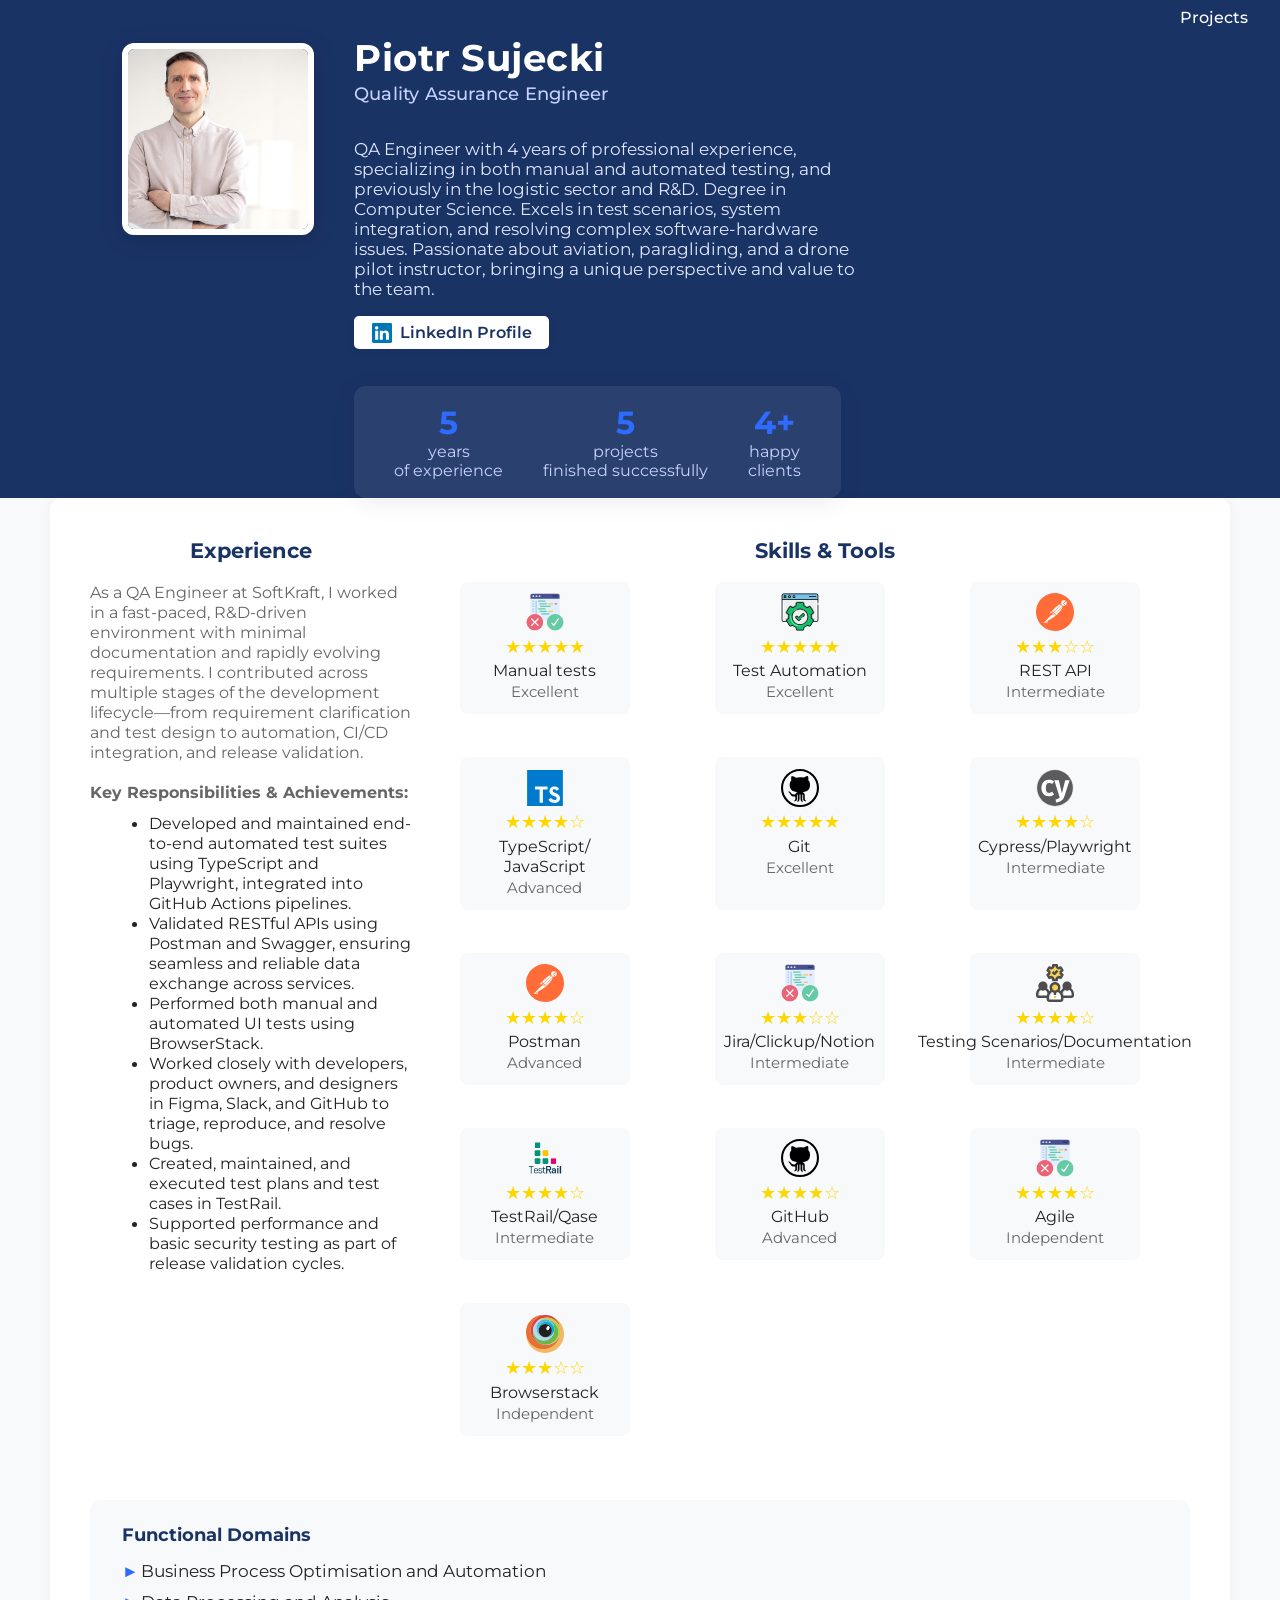
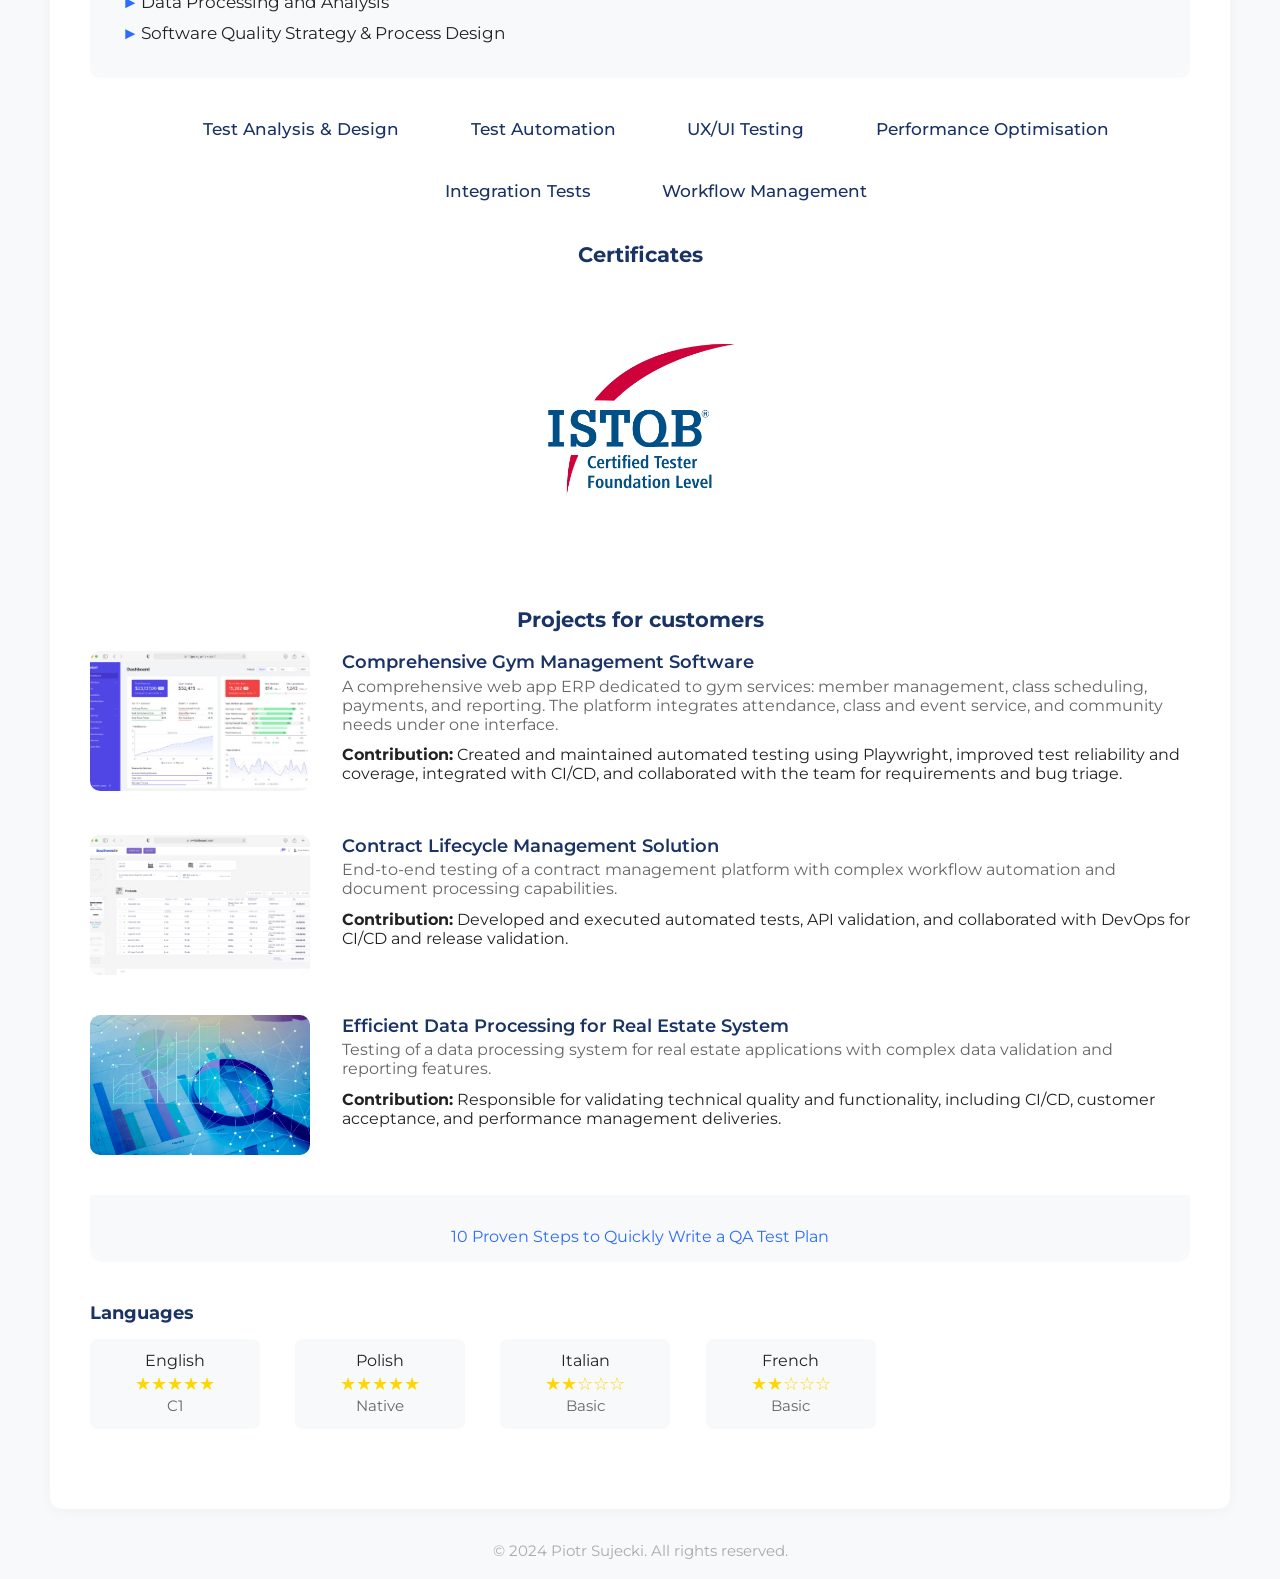
<file: index.html>
<!DOCTYPE html>
<html lang="en">
<head>
    <meta charset="UTF-8">
    <meta name="viewport" content="width=device-width, initial-scale=1.0">
    <title>Piotr Sujecki - QA Engineer</title>
    <meta name="description" content="QA Engineer with 4 years of professional experience, specializing in both manual and automated testing. Expert in TypeScript, Playwright, Cypress, and API testing.">
    <meta name="keywords" content="QA Engineer, Software Testing, Test Automation, TypeScript, Playwright, Cypress, API Testing, Quality Assurance">
    <meta name="author" content="Piotr Sujecki">
    
    <!-- Open Graph Meta Tags -->
    <meta property="og:title" content="Piotr Sujecki - QA Engineer">
    <meta property="og:description" content="QA Engineer with 4 years of professional experience, specializing in both manual and automated testing. Expert in TypeScript, Playwright, Cypress, and API testing.">
    <meta property="og:type" content="website">
    <meta property="og:image" content="qa-engineer_files/piotr-sujecki.jpg">
    
    <!-- Favicon -->
    <link rel="icon" type="image/x-icon" href="qa-engineer_files/github.svg">
    
    <link href="https://fonts.googleapis.com/css?family=Montserrat:400,600,700&display=swap" rel="stylesheet">
    
    <style>
        :root {
            --main-blue: #1a3365;
            --accent-blue: #2e6cff;
            --soft-bg: #f7f9fb;
            --border: #e5e7eb;
            --text-main: #222;
            --text-muted: #666;
            --stat-blue: #2e6cff;
            --stat-green: #1ecb8b;
        }
        html, body {
            font-family: 'Montserrat', Arial, sans-serif;
            background: var(--soft-bg);
            color: var(--text-main);
            margin: 0;
            padding: 0;
        }
        a { color: var(--accent-blue); text-decoration: none; }
        a:hover { text-decoration: underline; }
        /* Header */
        .site-header {
            background: var(--main-blue);
            color: #fff;
            padding: 0;
            min-height: 320px;
        }
        .header-bar {
            display: flex;
            justify-content: flex-end;
            align-items: center;
            padding: 0.5rem 2rem;
        }
        .nav {
            display: flex;
            gap: 2rem;
        }
        .nav a {
            color: #fff;
            font-weight: 500;
            font-size: 1rem;
            transition: color 0.2s;
        }
        .nav a:hover {
            color: var(--stat-blue);
        }
        /* Profile Section */
        .profile-section {
            background: var(--main-blue);
            color: #fff;
            display: flex;
            justify-content: center;
            align-items: center;
            min-height: 320px;
            padding: 0 0 0 0;
            position: relative;
        }
        .profile-inner {
            display: flex;
            align-items: flex-start;
            gap: 2.5rem;
            max-width: 1100px;
            width: 100%;
        }
        .profile-photo {
            width: 180px;
            height: 180px;
            border-radius: 12px;
            object-fit: cover;
            border: 6px solid #fff;
            box-shadow: 0 4px 24px rgba(0,0,0,0.13);
            background: #fff;
            flex-shrink: 0;
            margin-left: 2rem;
            margin-top: 0.5rem;
        }
        .profile-main {
            flex: 1;
            display: flex;
            flex-direction: column;
            justify-content: center;
            align-items: flex-start;
        }
        .profile-main h1 {
            font-size: 2.3rem;
            font-weight: 700;
            margin: 0 0 0.2rem 0;
            letter-spacing: 0.5px;
        }
        .profile-main h2 {
            font-size: 1.1rem;
            font-weight: 500;
            margin: 0 0 1.1rem 0;
            color: #c7d2fe;
            letter-spacing: 0.2px;
        }
        .profile-main p {
            font-size: 1.05rem;
            color: #e0e7ff;
            margin-bottom: 1.1rem;
            max-width: 520px;
        }
        .profile-links {
            display: flex;
            align-items: center;
            gap: 1rem;
            margin-bottom: 1.1rem;
        }
        .linkedin-btn {
            background: #fff;
            color: var(--main-blue);
            border-radius: 5px;
            padding: 0.4rem 1.1rem;
            font-weight: 600;
            display: flex;
            align-items: center;
            gap: 0.5rem;
            font-size: 1rem;
            border: none;
            box-shadow: 0 2px 8px rgba(0,0,0,0.04);
            transition: background 0.2s;
        }
        .linkedin-btn img {
            width: 20px;
            height: 20px;
        }
        .linkedin-btn:hover {
            background: #e0e7ff;
        }
        .profile-stats {
            display: flex;
            gap: 2.5rem;
            margin-top: 1.2rem;
            margin-bottom: 0;
            position: relative;
            z-index: 2;
            background: rgba(255,255,255,0.07);
            padding: 1.1rem 2.5rem 1.1rem 2.5rem;
            border-radius: 12px;
            box-shadow: 0 4px 24px rgba(0,0,0,0.08);
        }
        .stat {
            text-align: center;
        }
        .stat-value {
            font-size: 2rem;
            font-weight: 700;
            color: var(--stat-blue);
        }
        .stat-label {
            font-size: 1rem;
            color: #c7d2fe;
        }
        /* Languages Section */
        .languages-section {
            margin: 2.5rem 0 2rem 0;
        }
        .languages-title {
            font-size: 1.1rem;
            font-weight: 700;
            color: var(--main-blue);
            margin-bottom: 1rem;
        }
        .languages-list {
            display: flex;
            flex-wrap: wrap;
            gap: 1.2rem 2.2rem;
            justify-content: flex-start;
        }
        .language {
            display: flex;
            flex-direction: column;
            align-items: center;
            width: 170px;
            min-height: 90px;
            margin-bottom: 1.5rem;
            background: #f7f9fb;
            border-radius: 8px;
            padding: 0.7rem 0.5rem 0.7rem 0.5rem;
            box-sizing: border-box;
        }
        .language-label {
            font-size: 1.02rem;
            color: var(--text-main);
            text-align: center;
            word-break: break-word;
            margin-bottom: 0.2rem;
        }
        .language-level {
            font-size: 0.93rem;
            color: var(--text-muted);
            margin-bottom: 0.1rem;
            text-align: center;
        }
        .language-stars {
            color: #ffd700;
            font-size: 1.1rem;
            margin-bottom: 0.2rem;
        }
        /* Main Content */
        .main-content {
            max-width: 1100px;
            margin: 0 auto;
            background: #fff;
            border-radius: 12px;
            box-shadow: 0 2px 16px rgba(0,0,0,0.04);
            margin-top: 0;
            padding: 2.5rem 2.5rem 1.5rem 2.5rem;
            position: relative;
            z-index: 1;
        }
        .two-col {
            display: flex;
            gap: 3rem;
            margin-bottom: 2.5rem;
        }
        .col {
            flex: 1;
        }
        .section-title {
            font-size: 1.3rem;
            font-weight: 700;
            margin-bottom: 1.2rem;
            color: var(--main-blue);
            text-align: center;
        }
        /* Skills & Tools */
        .skills-list {
            display: grid;
            grid-template-columns: repeat(auto-fit, minmax(220px, 1fr));
            gap: 1.2rem 2.2rem;
            justify-content: center;
            max-width: 760px;
            margin-left: auto;
            margin-right: auto;
        }
        .skill {
            display: flex;
            flex-direction: column;
            align-items: center;
            width: 170px;
            min-height: 110px;
            margin-bottom: 1.5rem;
            background: #f7f9fb;
            border-radius: 8px;
            padding: 0.7rem 0.5rem 0.7rem 0.5rem;
            box-sizing: border-box;
        }
        .skill img {
            width: 38px;
            height: 38px;
            margin-bottom: 0.3rem;
        }
        .stars {
            color: #ffd700;
            font-size: 1.1rem;
            margin-bottom: 0.2rem;
        }
        .skill-label {
            font-size: 1.02rem;
            color: var(--text-main);
            text-align: center;
            word-break: keep-all;
            white-space: nowrap;
            margin-bottom: 0.2rem;
        }
        .skill-level {
            font-size: 0.93rem;
            color: var(--text-muted);
            margin-bottom: 0.1rem;
            text-align: center;
        }
        /* Functional Domains */
        .functional-section {
            margin: 2.5rem 0 2rem 0;
            background: #f7f9fb;
            border-radius: 10px;
            padding: 1.5rem 2rem;
        }
        .functional-title {
            font-size: 1.1rem;
            font-weight: 700;
            color: var(--main-blue);
            margin-bottom: 1rem;
        }
        .functional-list {
            list-style: none;
            padding: 0;
            margin: 0;
            color: var(--text-main);
            font-size: 1.05rem;
        }
        .functional-list li {
            margin-bottom: 0.7rem;
            padding-left: 1.2rem;
            position: relative;
        }
        .functional-list li:before {
            content: '\25BA';
            color: var(--accent-blue);
            position: absolute;
            left: 0;
        }
        /* Services */
        .services-list {
            display: flex;
            flex-wrap: wrap;
            gap: 2.5rem;
            justify-content: center;
            margin: 2.5rem 0 2rem 0;
        }
        .service {
            display: flex;
            align-items: center;
            font-size: 1.05rem;
            color: var(--main-blue);
            font-weight: 500;
            gap: 0.6rem;
        }
        .service img {
            width: 22px;
            height: 22px;
        }
        /* Certificates */
        .cert-section {
            text-align: center;
            margin: 2.5rem 0 2rem 0;
        }
        .cert-section img {
            width: 260px;
            margin: 1.2rem 0;
        }
        /* Projects */
        .projects-section {
            margin: 2.5rem 0 2rem 0;
        }
        .project {
            display: flex;
            gap: 2rem;
            margin-bottom: 2.5rem;
            align-items: flex-start;
        }
        .project-img {
            width: 220px;
            height: 140px;
            object-fit: cover;
            border-radius: 10px;
            background: #e5e7eb;
        }
        .project-details {
            flex: 1;
        }
        .project-title {
            font-size: 1.1rem;
            font-weight: 600;
            color: var(--main-blue);
            margin-bottom: 0.3rem;
        }
        .project-desc {
            font-size: 0.98rem;
            color: var(--text-muted);
            margin-bottom: 0.7rem;
        }
        .project-contrib {
            font-size: 0.97rem;
            color: var(--text-main);
            margin-bottom: 0.7rem;
        }
        .case-btn {
            display: inline-block;
            background: var(--main-blue);
            color: #fff;
            border-radius: 5px;
            padding: 0.4rem 1.1rem;
            font-weight: 600;
            font-size: 0.98rem;
            margin-top: 0.5rem;
            transition: background 0.2s;
        }
        .case-btn:hover {
            background: var(--stat-blue);
        }
        /* Contributions */
        .contrib-section {
            background: #f7f9fb;
            padding: 2rem 0 1rem 0;
            text-align: center;
            border-radius: 0 0 12px 12px;
            margin-top: 2rem;
        }
        .contrib-title {
            font-size: 1.1rem;
            font-weight: 700;
            color: var(--main-blue);
            margin-bottom: 1rem;
        }
        /* Footer */
        .site-footer {
            text-align: center;
            color: #aaa;
            font-size: 0.95rem;
            margin: 2rem 0 0 0;
            padding-bottom: 1.2rem;
        }
        @media (max-width: 900px) {
            .main-content { padding: 1.2rem; }
            .profile-inner { flex-direction: column; align-items: center; gap: 1.5rem; }
            .two-col { flex-direction: column; gap: 2rem; }
            .project { flex-direction: column; gap: 1rem; }
            .project-img { width: 100%; height: 180px; }
            .profile-stats { flex-direction: column; gap: 1.2rem; padding: 1.2rem; }
            .skills-list { justify-content: center; }
            .skill { width: 90vw; max-width: 320px; }
        }
    </style>
</head>
<body>
    <header class="site-header">
        <div class="header-bar">
            <nav class="nav">
                <a href="#projects">Projects</a>
            </nav>
        </div>
        <div class="profile-section">
            <div class="profile-inner">
                <img src="qa-engineer_files/piotr-sujecki.jpg" alt="Piotr Sujecki" class="profile-photo">
                <div class="profile-main">
                    <h1>Piotr Sujecki</h1>
                    <h2>Quality Assurance Engineer</h2>
                    <p>QA Engineer with 4 years of professional experience, specializing in both manual and automated testing, and previously in the logistic sector and R&D. Degree in Computer Science. Excels in test scenarios, system integration, and resolving complex software-hardware issues. Passionate about aviation, paragliding, and a drone pilot instructor, bringing a unique perspective and value to the team.</p>
                    <div class="profile-links">
                        <a href="https://www.linkedin.com/in/piotr-sujecki-qa" class="linkedin-btn" target="_blank">
                            <img src="qa-engineer_files/linkedin.svg" alt="LinkedIn">LinkedIn Profile
                        </a>
                    </div>
                    <div class="profile-stats">
                        <div class="stat">
                            <div class="stat-value">5</div>
                            <div class="stat-label">years<br>of experience</div>
                        </div>
                        <div class="stat">
                            <div class="stat-value">5</div>
                            <div class="stat-label">projects<br>finished successfully</div>
                        </div>
                        <div class="stat">
                            <div class="stat-value">4+</div>
                            <div class="stat-label">happy<br>clients</div>
                        </div>
                    </div>
                </div>
            </div>
        </div>
    </header>
    <main class="main-content">
        <div class="two-col">
            <div class="col">
                <div class="section-title">Experience</div>
                <div style="font-size:1.02rem; color:var(--text-muted); margin-bottom:1.2rem;">
                    As a QA Engineer at SoftKraft, I worked in a fast-paced, R&D-driven environment with minimal documentation and rapidly evolving requirements. I contributed across multiple stages of the development lifecycle—from requirement clarification and test design to automation, CI/CD integration, and release validation. <br><br>
                    <b>Key Responsibilities & Achievements:</b>
                    <ul style="margin:0.7rem 0 0 1.2rem; color:var(--text-main);">
                        <li>Developed and maintained end-to-end automated test suites using TypeScript and Playwright, integrated into GitHub Actions pipelines.</li>
                        <li>Validated RESTful APIs using Postman and Swagger, ensuring seamless and reliable data exchange across services.</li>
                        <li>Performed both manual and automated UI tests using BrowserStack.</li>
                        <li>Worked closely with developers, product owners, and designers in Figma, Slack, and GitHub to triage, reproduce, and resolve bugs.</li>
                        <li>Created, maintained, and executed test plans and test cases in TestRail.</li>
                        <li>Supported performance and basic security testing as part of release validation cycles.</li>
                    </ul>
                </div>
            </div>
            <div class="col">
                <div class="section-title">Skills & Tools</div>
                <div class="skills-list">
                    <div class="skill"><img src="qa-engineer_files/manual-tests.svg" alt="Manual Tests"><span class="stars">★★★★★</span><span class="skill-label">Manual tests</span><span class="skill-level">Excellent</span></div>
                    <div class="skill"><img src="qa-engineer_files/automated-tests.svg" alt="Automated Tests"><span class="stars">★★★★★</span><span class="skill-label">Test Automation</span><span class="skill-level">Excellent</span></div>
                    <div class="skill"><img src="qa-engineer_files/postman.svg" alt="REST API"><span class="stars">★★★☆☆</span><span class="skill-label">REST API</span><span class="skill-level">Intermediate</span></div>
                    <div class="skill"><img src="qa-engineer_files/typescript.svg" alt="TypeScript"><span class="stars">★★★★☆</span><span class="skill-label">TypeScript/<wbr>JavaScript</span><span class="skill-level">Advanced</span></div>
                    <div class="skill"><img src="qa-engineer_files/github.svg" alt="Git"><span class="stars">★★★★★</span><span class="skill-label">Git</span><span class="skill-level">Excellent</span></div>
                    <div class="skill"><img src="qa-engineer_files/cypress.svg" alt="Cypress"><span class="stars">★★★★☆</span><span class="skill-label">Cypress/<wbr>Playwright</span><span class="skill-level">Intermediate</span></div>
                    <div class="skill"><img src="qa-engineer_files/postman.svg" alt="Postman"><span class="stars">★★★★☆</span><span class="skill-label">Postman</span><span class="skill-level">Advanced</span></div>
                    <div class="skill"><img src="qa-engineer_files/manual-tests.svg" alt="Jira"><span class="stars">★★★☆☆</span><span class="skill-label">Jira/Clickup/Notion</span><span class="skill-level">Intermediate</span></div>
                    <div class="skill"><img src="qa-engineer_files/building-testing-scenarios.svg" alt="Testing Scenarios"><span class="stars">★★★★☆</span><span class="skill-label">Testing Scenarios/Documentation</span><span class="skill-level">Intermediate</span></div>
                    <div class="skill"><img src="qa-engineer_files/testrail.svg" alt="TestRail"><span class="stars">★★★★☆</span><span class="skill-label">TestRail/Qase</span><span class="skill-level">Intermediate</span></div>
                    <div class="skill"><img src="qa-engineer_files/github.svg" alt="GitHub"><span class="stars">★★★★☆</span><span class="skill-label">GitHub</span><span class="skill-level">Advanced</span></div>
                    <div class="skill"><img src="qa-engineer_files/manual-tests.svg" alt="Agile"><span class="stars">★★★★☆</span><span class="skill-label">Agile</span><span class="skill-level">Independent</span></div>
                    <div class="skill"><img src="qa-engineer_files/browserstack.svg" alt="Browserstack"><span class="stars">★★★☆☆</span><span class="skill-label">Browserstack</span><span class="skill-level">Independent</span></div>
                </div>
            </div>
        </div>
        <div class="functional-section">
            <div class="functional-title">Functional Domains</div>
            <ul class="functional-list">
                <li>Business Process Optimisation and Automation</li>
                <li>Data Processing and Analysis</li>
                <li>Software Quality Strategy &amp; Process Design</li>
            </ul>
        </div>
        <div class="services-list">
            <div class="service"><img src="qa-engineer_files/revisit.svg" alt="Check">Test Analysis & Design</div>
            <div class="service"><img src="qa-engineer_files/revisit.svg" alt="Check">Test Automation</div>
            <div class="service"><img src="qa-engineer_files/revisit.svg" alt="Check">UX/UI Testing</div>
            <div class="service"><img src="qa-engineer_files/revisit.svg" alt="Check">Performance Optimisation</div>
            <div class="service"><img src="qa-engineer_files/revisit.svg" alt="Check">Integration Tests</div>
            <div class="service"><img src="qa-engineer_files/revisit.svg" alt="Check">Workflow Management</div>
        </div>
        <div class="cert-section">
            <div class="section-title">Certificates</div>
            <img src="qa-engineer_files/certified-tester-foundation-level.png" alt="ISTQB Certificate">
        </div>
        <div class="projects-section" id="projects">
            <div class="section-title">Projects for customers</div>
            <div class="project">
                <img src="qa-engineer_files/01-gym-management-software.jpg" alt="Gym Management Software" class="project-img">
                <div class="project-details">
                    <div class="project-title">Comprehensive Gym Management Software</div>
                    <div class="project-desc">A comprehensive web app ERP dedicated to gym services: member management, class scheduling, payments, and reporting. The platform integrates attendance, class and event service, and community needs under one interface.</div>
                    <div class="project-contrib"><b>Contribution:</b> Created and maintained automated testing using Playwright, improved test reliability and coverage, integrated with CI/CD, and collaborated with the team for requirements and bug triage.</div>
                </div>
            </div>
            <div class="project">
                <img src="qa-engineer_files/01-contract-lifecycle-management-solution.png" alt="Contract Management System" class="project-img">
                <div class="project-details">
                    <div class="project-title">Contract Lifecycle Management Solution</div>
                    <div class="project-desc">End-to-end testing of a contract management platform with complex workflow automation and document processing capabilities.</div>
                    <div class="project-contrib"><b>Contribution:</b> Developed and executed automated tests, API validation, and collaborated with DevOps for CI/CD and release validation.</div>
                </div>
            </div>
            <div class="project">
                <img src="qa-engineer_files/efficient-data-processing-for-real-estate-system_thumb.jpg" alt="Real Estate System" class="project-img">
                <div class="project-details">
                    <div class="project-title">Efficient Data Processing for Real Estate System</div>
                    <div class="project-desc">Testing of a data processing system for real estate applications with complex data validation and reporting features.</div>
                    <div class="project-contrib"><b>Contribution:</b> Responsible for validating technical quality and functionality, including CI/CD, customer acceptance, and performance management deliveries.</div>
                </div>
            </div>
        </div>
        <div class="contrib-section">
            <div>
                <a href="https://www.softkraft.co/qa-test-plan/" target="_blank" rel="noopener">
                    10 Proven Steps to Quickly Write a QA Test Plan
                </a>
            </div>
            
        </div>
        <div class="languages-section">
            <div class="languages-title">Languages</div>
            <div class="languages-list">
                <div class="language">
                    <span class="language-label">English</span>
                    <span class="language-stars">★★★★★</span>
                    <span class="language-level">C1</span>
                </div>
                <div class="language">
                    <span class="language-label">Polish</span>
                    <span class="language-stars">★★★★★</span>
                    <span class="language-level">Native</span>
                </div>
                <div class="language">
                    <span class="language-label">Italian</span>
                    <span class="language-stars">★★☆☆☆</span>
                    <span class="language-level">Basic</span>
                </div>
                <div class="language">
                    <span class="language-label">French</span>
                    <span class="language-stars">★★☆☆☆</span>
                    <span class="language-level">Basic</span>
                </div>
            </div>
        </div>
    </main>
    <footer class="site-footer">
        &copy; 2024 Piotr Sujecki. All rights reserved.
    </footer>
</body>
</html>
</file>
